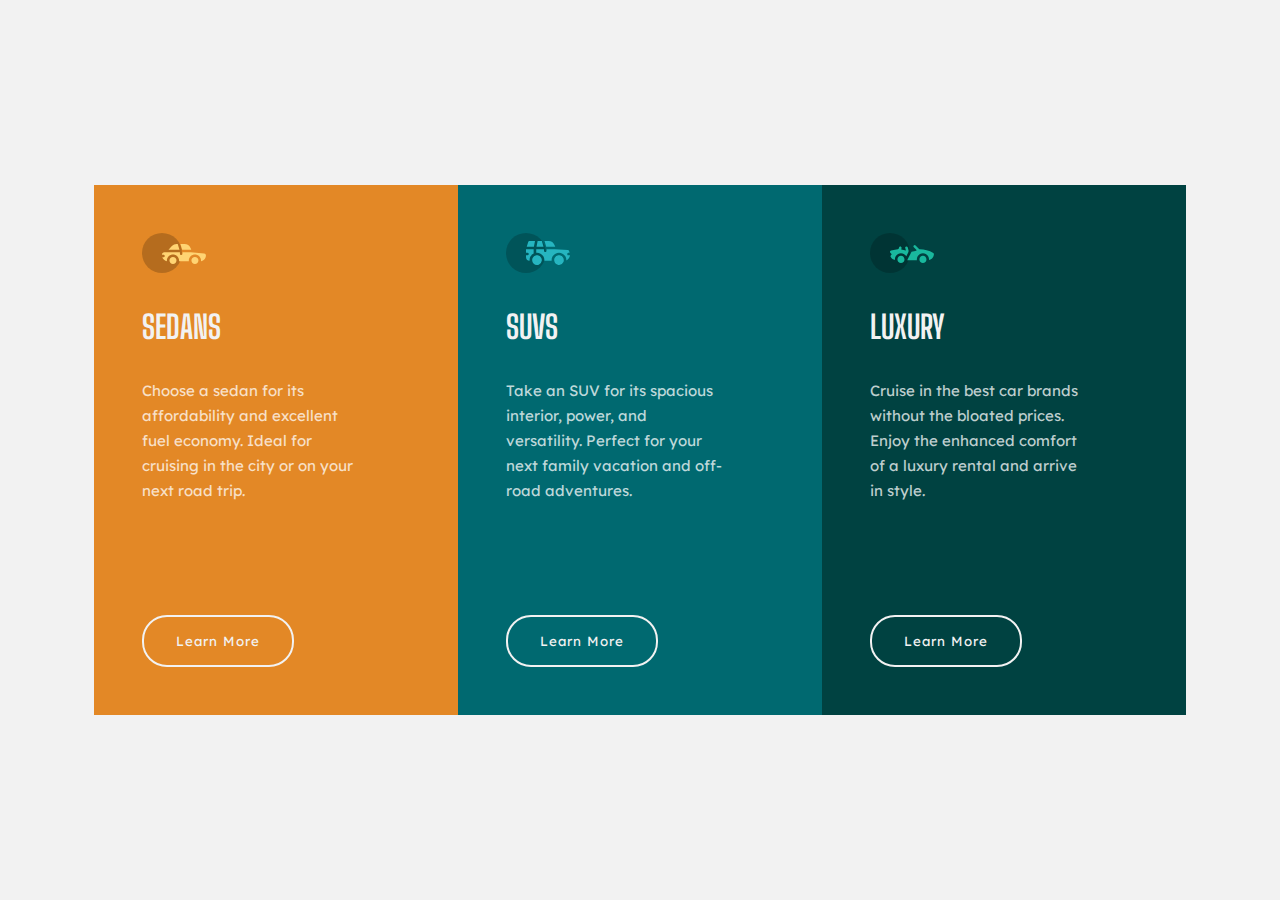
<file: 3-column-preview-card-component-main/index.html>
<!DOCTYPE html>
<html lang="en">
<head>
  <meta charset="UTF-8">
  <meta name="viewport" content="width=device-width, initial-scale=1.0"> <!-- displays site properly based on user's device -->
<link rel="stylesheet" href="style.css">
  <link rel="icon" type="image/png" sizes="32x32" href="./images/favicon-32x32.png">
  <link rel="preconnect" href="https://fonts.googleapis.com">
<link rel="preconnect" href="https://fonts.gstatic.com" crossorigin>
<link href="https://fonts.googleapis.com/css2?family=Big+Shoulders+Display:wght@700&family=Lexend+Deca&display=swap" rel="stylesheet">
  
  <title>Frontend Mentor | 3-column preview card component</title>

</head>
<body>
  <section class="content">
    <article class="card card-one">
      <img src="images/icon-sedans.svg" alt="icon">
      <h2>Sedans</h2>
      <p>Choose a sedan for its affordability and excellent fuel economy. Ideal for cruising in the city 
        or on your next road trip.</p>
        <button class="button-one">Learn More</button>
    </article>

    <article class="card card-two">
      <img src="images/icon-suvs.svg" alt="icon">
      <h2>SUVs</h2>
      <p>Take an SUV for its spacious interior, power, and versatility. Perfect for your next family vacation 
        and off-road adventures.</p>
        <button class="button-two">Learn More</button>
    </article>

    <article class="card card-three">
      <img src="images/icon-luxury.svg" alt="icon">
      <h2>Luxury</h2>
      <p>Cruise in the best car brands without the bloated prices. Enjoy the enhanced comfort of a luxury 
        rental and arrive in style.</p>
        <button class="button-three">Learn More</button>
    </article>

</body>
</html>
</file>
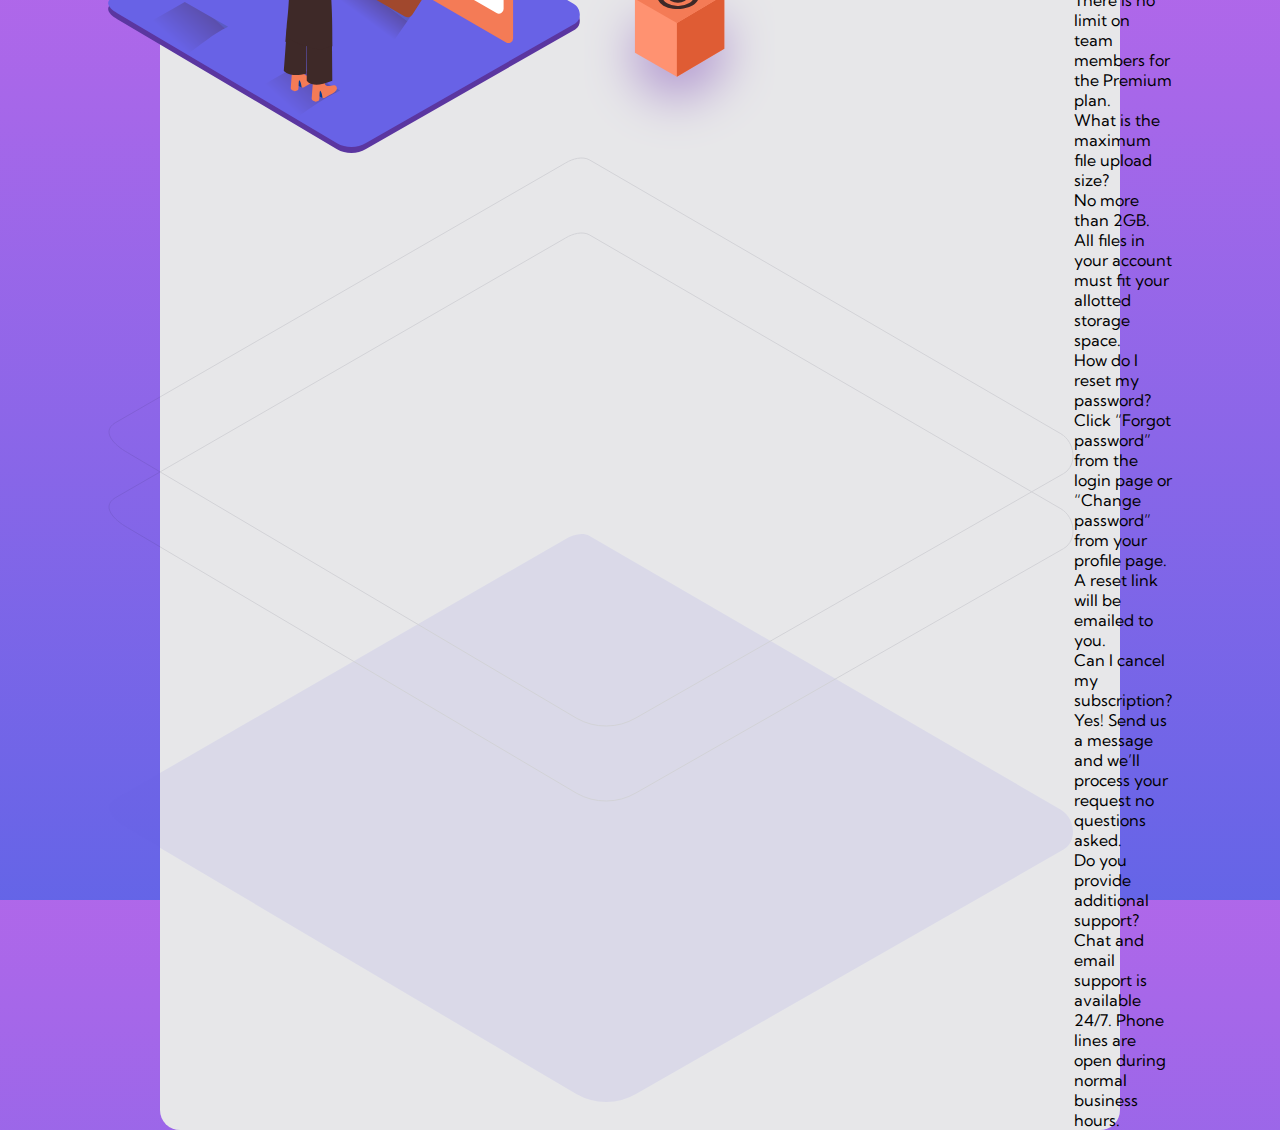
<file: faq-accordion-card-main/index.html>
<!DOCTYPE html>
<html lang="en">
<head>
  <meta charset="UTF-8">
  <meta name="viewport" content="width=device-width, initial-scale=1.0"> <!-- displays site properly based on user's device -->

  <link rel="icon" type="image/png" sizes="32x32" href="./images/favicon-32x32.png">
  <link rel="stylesheet" href="style.css">
  <link rel="preconnect" href="https://fonts.googleapis.com">
<link rel="preconnect" href="https://fonts.gstatic.com" crossorigin>
<link href="https://fonts.googleapis.com/css2?family=Kumbh+Sans:wght@400;700&display=swap" rel="stylesheet">
  <title>Frontend Mentor | FAQ Accordion Card</title>

</head>
<body>
  <div class="card">
    <div class="photos">
      <img class="icon-1" src="images/illustration-woman-online-desktop.svg" alt="">
      <img src="images/illustration-box-desktop.svg" alt="">
      <img src="images/bg-pattern-desktop.svg" alt="">
    </div>
    <div class="card-questions">
      <h1>FAQ</h1>
      <div class="question"><p>How many team members can I invite?</p>
        <div class="answer"><p>You can invite up to 2 additional users on the Free plan. There is no limit on 
          team members for the Premium plan.</p></div>
      </div>
      <div class="question"><p>What is the maximum file upload size?</p>
        <div class="answer"><p>No more than 2GB. All files in your account must fit your allotted storage space.</p></div>
      </div>
      <div class="question"><p>How do I reset my password?</p>
        <div class="answer"><p>Click “Forgot password” from the login page or “Change password” from your profile page.
          A reset link will be emailed to you.</p></div>
      </div>
      <div class="question"><p> Can I cancel my subscription?</p>
        <div class="answer"><p>Yes! Send us a message and we’ll process your request no questions asked.</p></div>
      </div>
      <div class="question"><p>Do you provide additional support?</p>
        <div class="answer"><p>Chat and email support is available 24/7. Phone lines are open during normal business hours.</p></div>
      </div>
    </div>
  </div>
</body>
</html>
</file>
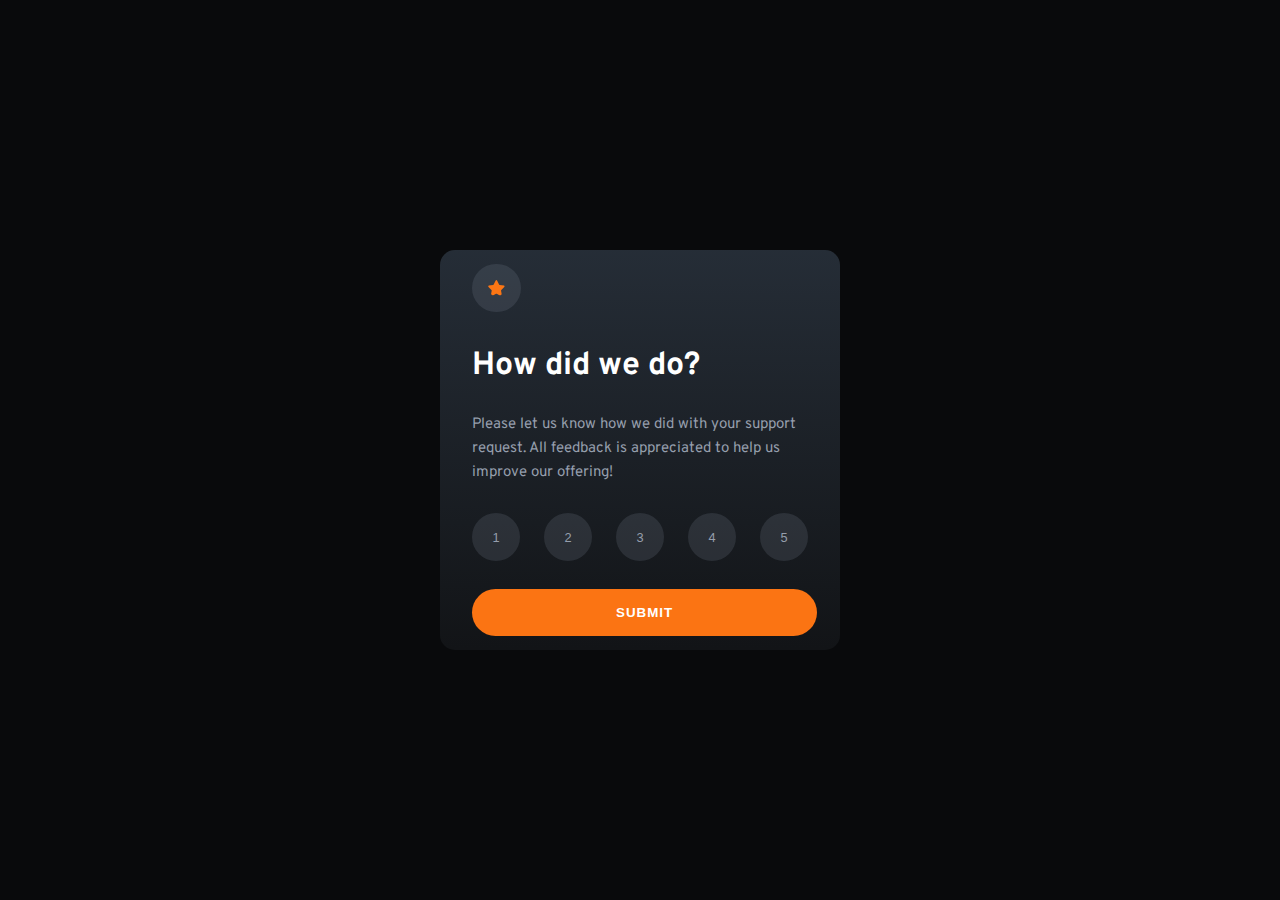
<file: interactive-rating-component-main/index.html>
<!DOCTYPE html>
<html lang="en">
<head>
  <meta charset="UTF-8">
  <meta name="viewport" content="width=device-width, initial-scale=1.0"> <!-- displays site properly based on user's device -->
  <link rel="icon" type="image/png" sizes="32x32" href="./images/favicon-32x32.png">
  <link rel="stylesheet" href="style.css">
  <link rel="preconnect" href="https://fonts.googleapis.com">
<link rel="preconnect" href="https://fonts.gstatic.com" crossorigin>
<link href="https://fonts.googleapis.com/css2?family=Overpass:wght@400;700&display=swap" rel="stylesheet">
  
  <title>Frontend Mentor | Interactive rating component</title>



</head>
<body>
<section class="content-one">
  <div class="card">
    <div class="card-content">
    <div><img class="icon" src="images/icon-star.svg" alt="icon-star"></div>
    <div class="title"><h2>How did we do?</h2></div>
    <div class="description">  Please let us know how we did with your support request. All feedback is appreciated 
      to help us improve our offering!</div>
      <div class="rating-container">
        <ul>
          <li class="rating"><button class="rating-btn">1</button></li>
      <li class="rating"><button class="rating-btn">2</button></li>
      <li class="rating"><button class="rating-btn">3</button></li>
      <li class="rating"><button class="rating-btn">4</button></li>
      <li class="rating"><button class="rating-btn">5</button></li>
    </ul></div>
      <div class="button"><button class="cta" id="submit">Submit</button></div>
    </div>
  </div>
</section>
<section class="content-two hidden">
  <div class="card">
    <div class="card-two-content">
<div><img src="images/illustration-thank-you.svg" alt="ilustriation"></div>
<div class="effect">You selected <span id="rating-number">5</span> out of 5</div>
<h2>Thank you!</h2>
<p>We appreciate you taking the time to give a rating. If you ever need more support, 
  don’t hesitate to get in touch!</p>
    </div>
  </div>
</section>
<script src="index.js">
</script>
</body>
</html>
</file>
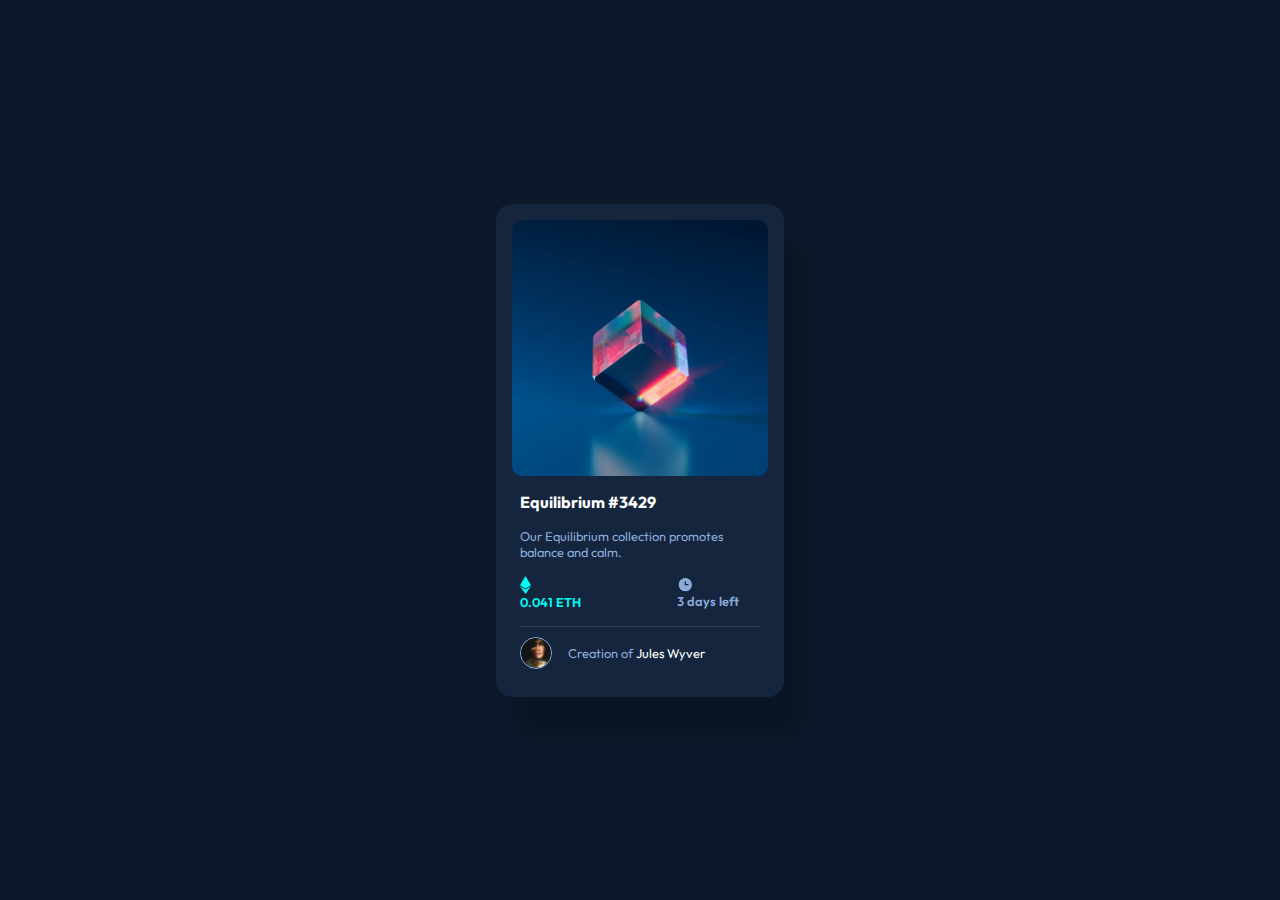
<file: nft-preview-card-component-main/index.html>
<!DOCTYPE html>
<html lang="en">
<head>
  <meta charset="UTF-8">
  <meta name="viewport" content="width=device-width, initial-scale=1.0"> <!-- displays site properly based on user's device -->

  <link rel="icon" type="image/png" sizes="32x32" href="./images/favicon-32x32.png">
  <link rel="stylesheet" href="style.css">
  <title>Frontend Mentor | NFT preview card component</title>
  <link rel="preconnect" href="https://fonts.googleapis.com">
<link rel="preconnect" href="https://fonts.gstatic.com" crossorigin>
<link href="https://fonts.googleapis.com/css2?family=Outfit:wght@300;400;600&display=swap" rel="stylesheet">
</head>
<body>
<section class="card">
<div class="photos">
  <img src="images/image-equilibrium.jpg" class="photo" alt="image">
  <div class="overlay"></div>
        <img src="images/icon-view.svg" alt="view icon" class="view">
</div>

  
  <div class="text">
  <a href="" class="href"><h1>Equilibrium #3429</h1></a>
  <p class="description"> Our Equilibrium collection promotes balance and calm.</p>
    <div class="with-icons">
      <div class="inside1"><img class="icons-inside" src="images/icon-ethereum.svg" alt="icon">0.041 ETH</div>
      <div class="inside2"><img class="icons-inside"  src="images/icon-clock.svg" alt="icon-clock"><p>3 days left</p></div>
    </div>
    <div class="author">
      <img src="images/image-avatar.png" alt="avatar"> <p>Creation of <a href="" class="href">Jules Wyver</a></p>
    </div>
  </div>

</section>
  
  
  


</body>
</html>
</file>
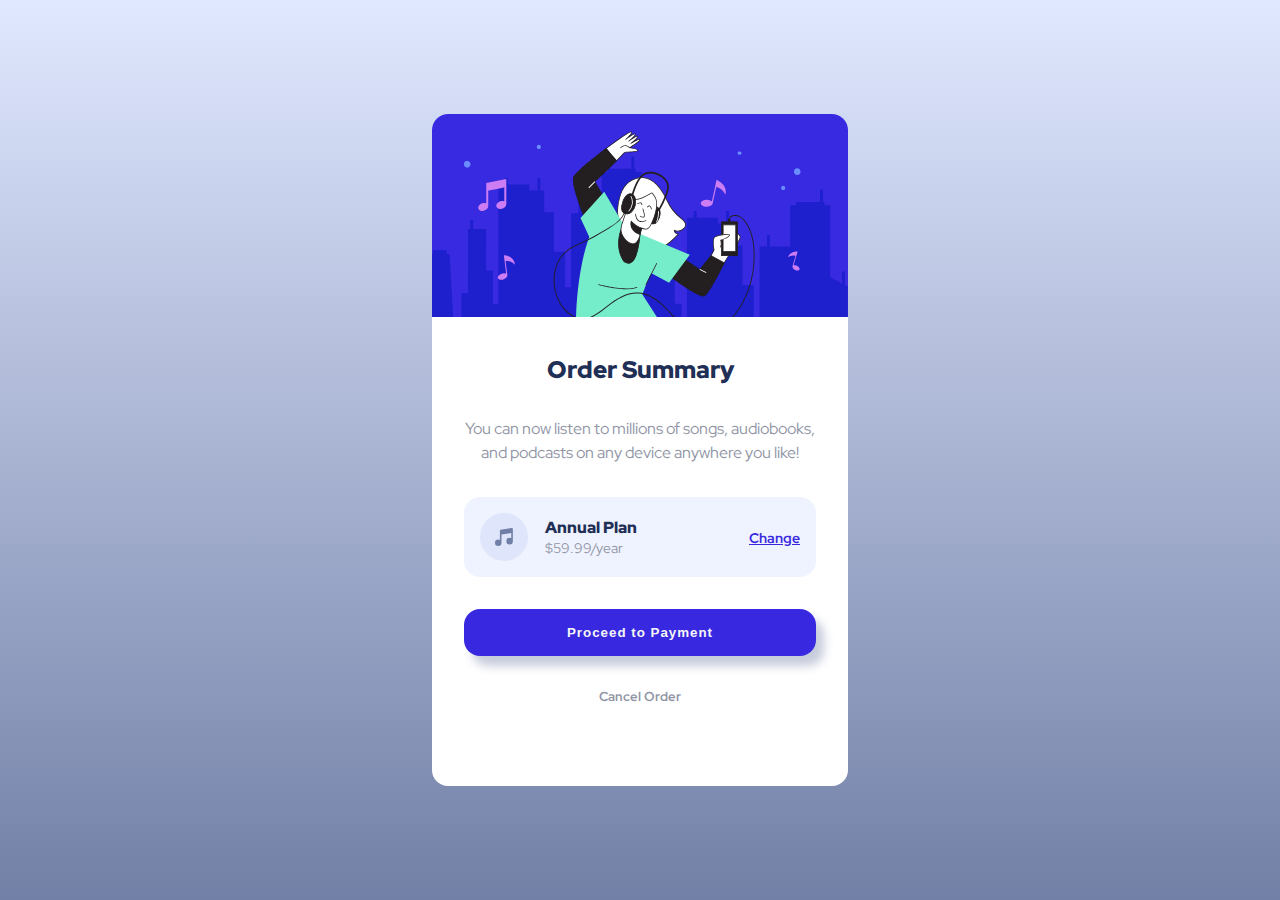
<file: order-summary-component-main/index.html>
<!DOCTYPE html>
<html lang="en">
<head>
  <meta charset="UTF-8">
  <meta name="viewport" content="width=device-width, initial-scale=1.0"> <!-- displays site properly based on user's device -->
<link rel="stylesheet" href="style.css">
  <link rel="icon" type="image/png" sizes="32x32" href="./images/favicon-32x32.png">
  <link rel="preconnect" href="https://fonts.googleapis.com">
<link rel="preconnect" href="https://fonts.gstatic.com" crossorigin>
<link href="https://fonts.googleapis.com/css2?family=Red+Hat+Display:wght@500;700;900&display=swap" rel="stylesheet">
  <title>Frontend Mentor | Order summary card</title>
</head>
<body>
<div class="card">
  <div class="ilustration"><img src="images/illustration-hero.svg" alt="ilustration"></div>
  <div class="text">
  <h2>Order Summary</h2>
  <p class="description">You can now listen to millions of songs, audiobooks, and podcasts on any 
    device anywhere you like!
  </p>
  <div class="plan">
    <img src="images/icon-music.svg" alt="music-icon">
    <div class="plan-name-price"><p class="plan-name">Annual Plan</p><p class="plan-price">$59.99/year</p></div>
    <a href="" class="change">Change</a>
  </div>
  <button>Proceed to Payment</button>
  <a href="" class="cancel">Cancel Order</a>
</div>
</div>
  
  

</body>
</html>
</file>
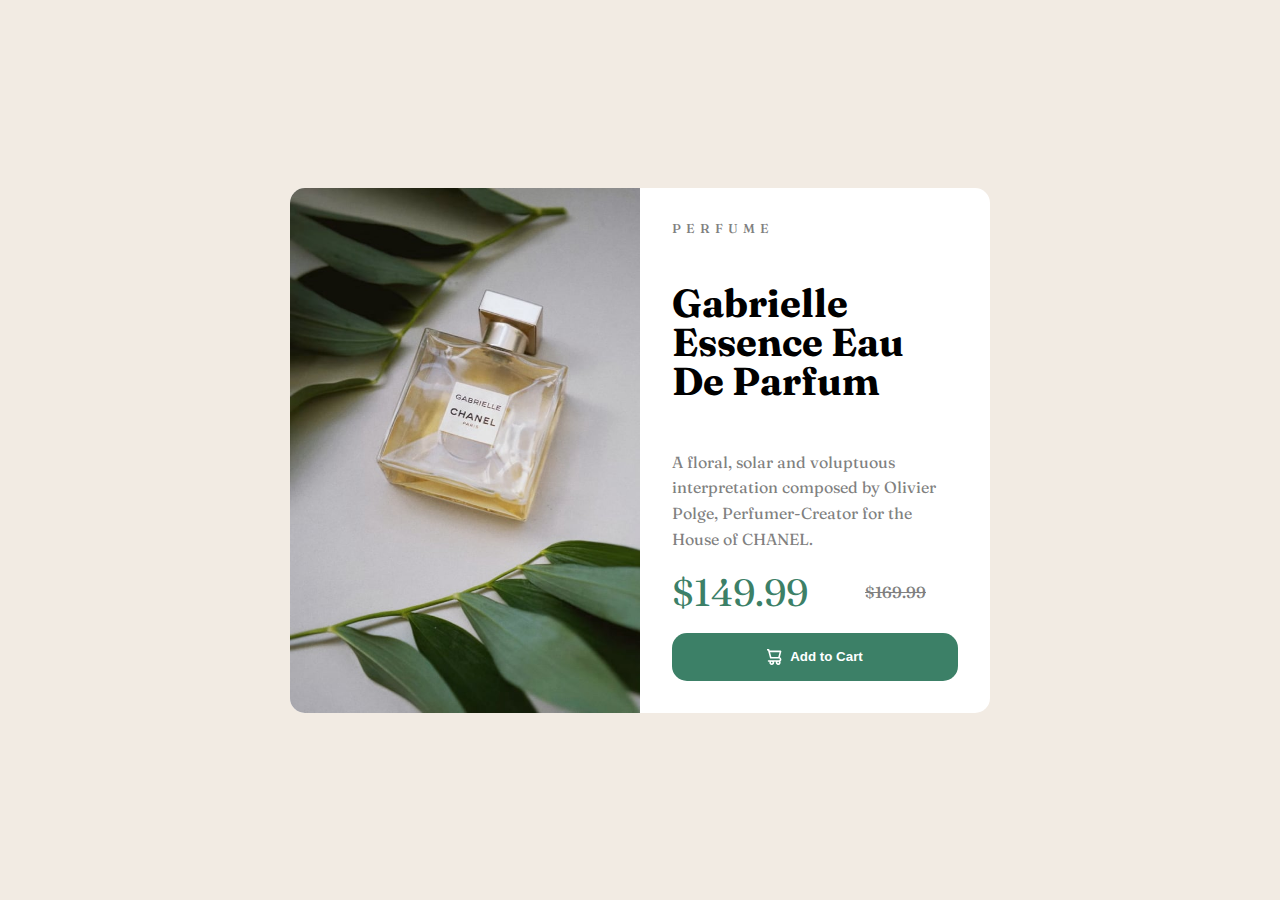
<file: product-preview-card-component-main/index.html>
<!DOCTYPE html>
<html lang="en">
<head>
  <meta charset="UTF-8">
  <meta name="viewport" content="width=device-width, initial-scale=1.0"> <!-- displays site properly based on user's device -->

  <link rel="icon" type="image/png" sizes="32x32" href="./images/favicon-32x32.png">
  <link rel="stylesheet" href="style.css">
  <link rel="preconnect" href="https://fonts.googleapis.com">
<link rel="preconnect" href="https://fonts.gstatic.com" crossorigin>
<link href="https://fonts.googleapis.com/css2?family=Fraunces:opsz,wght@9..144,700&display=swap" rel="stylesheet">
  <title>Frontend Mentor | Product preview card component</title>


</head>
<body>
<section class="container">
  <div class="grid">
  <div class="photo">
    <img class="photo-img" src="images/image-product-desktop.jpg" alt="">
  </div>
  <div class="text">
    <p class="header">Perfume</p>
    <h2>Gabrielle Essence Eau De Parfum</h2>
    <p class="description">  A floral, solar and voluptuous interpretation composed by Olivier Polge, 
      Perfumer-Creator for the House of CHANEL.
    </p>
    <div class="prices">
      <p class="price-one">$149.99</p>
      <p class="price-two">$169.99</p>
    </div>
    <button class="cta"><img src="images/icon-cart.svg" alt="">Add to Cart</button>
  </div>
</div>
</section>
  
</body>
</html>
</file>
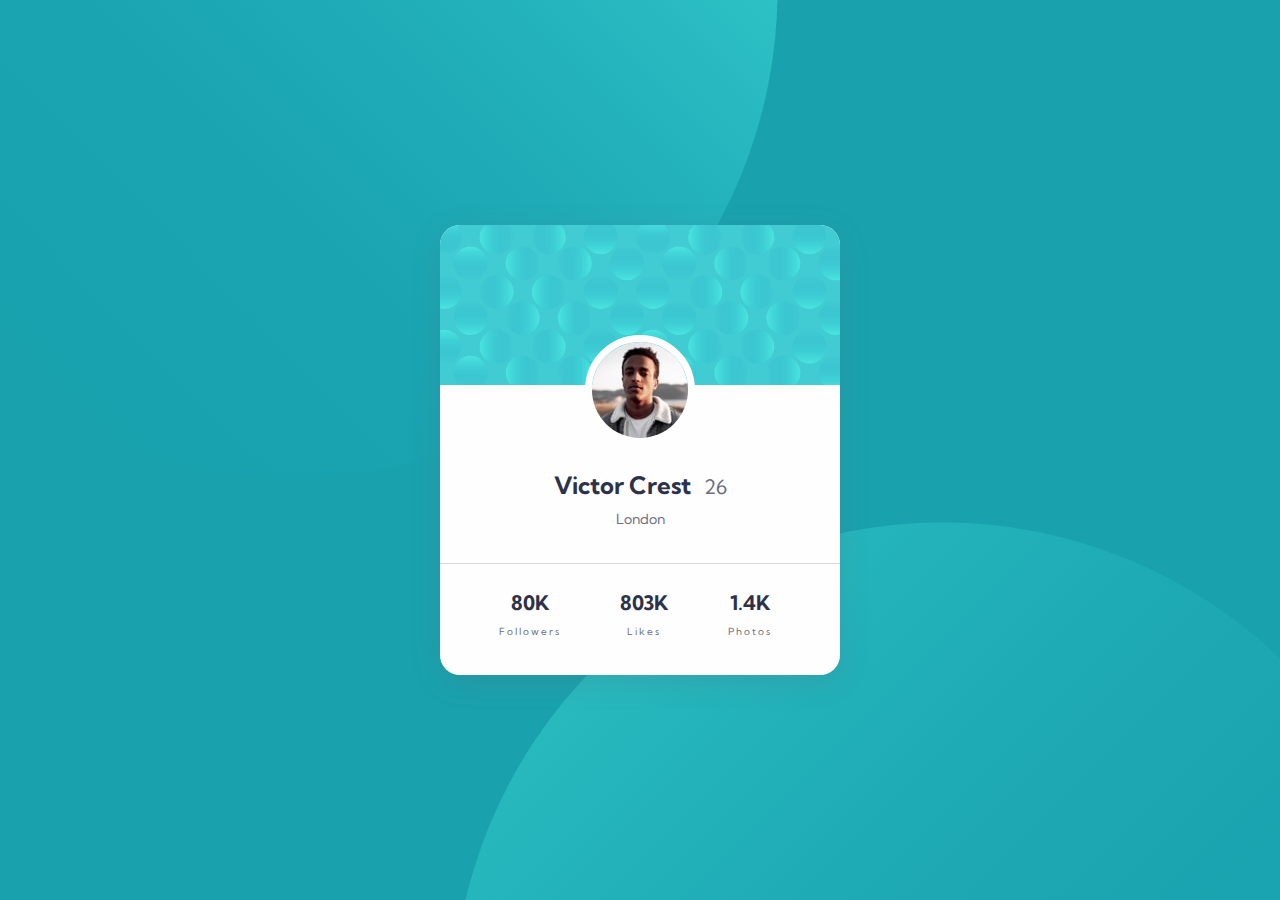
<file: profile-card-component-main/index.html>
<!DOCTYPE html>
<html lang="en">
<head>
  <meta charset="UTF-8">
  <meta name="viewport" content="width=device-width, initial-scale=1.0"> <!-- displays site properly based on user's device -->

  <link rel="icon" type="image/png" sizes="32x32" href="./images/favicon-32x32.png">
  <link rel="stylesheet" href="style.css">
  <link rel="preconnect" href="https://fonts.googleapis.com">
  <link rel="preconnect" href="https://fonts.gstatic.com" crossorigin>
  <link href="https://fonts.googleapis.com/css2?family=Kumbh+Sans:wght@400;700&display=swap" rel="stylesheet">
  <title>Frontend Mentor | Profile card component</title>
</head>
<body>
  <div class="card">
    <div class="card-header">
      <img src="images/bg-pattern-card.svg" alt="">
    </div>
    <div class="card-content"> 
      <img src="images/image-victor.jpg" alt="">
      <p>Victor Crest<span> 26</span></p>
      <p>London</p></div>
      <div class="card-footer">
        <div class="footer-item">
          <p class="status">80K</p>
          <small class="item-name">Followers</small>
        </div>
        <div class="footer-item">
          <p class="status">803K</p>
          <small class="item-name">Likes</small>
        </div>
        <div class="footer-item">
          <p class="status">1.4K</p>
          <small class="item-name">Photos</p>
        </div>
      </div>
  </div>
</body>
</html>
</file>
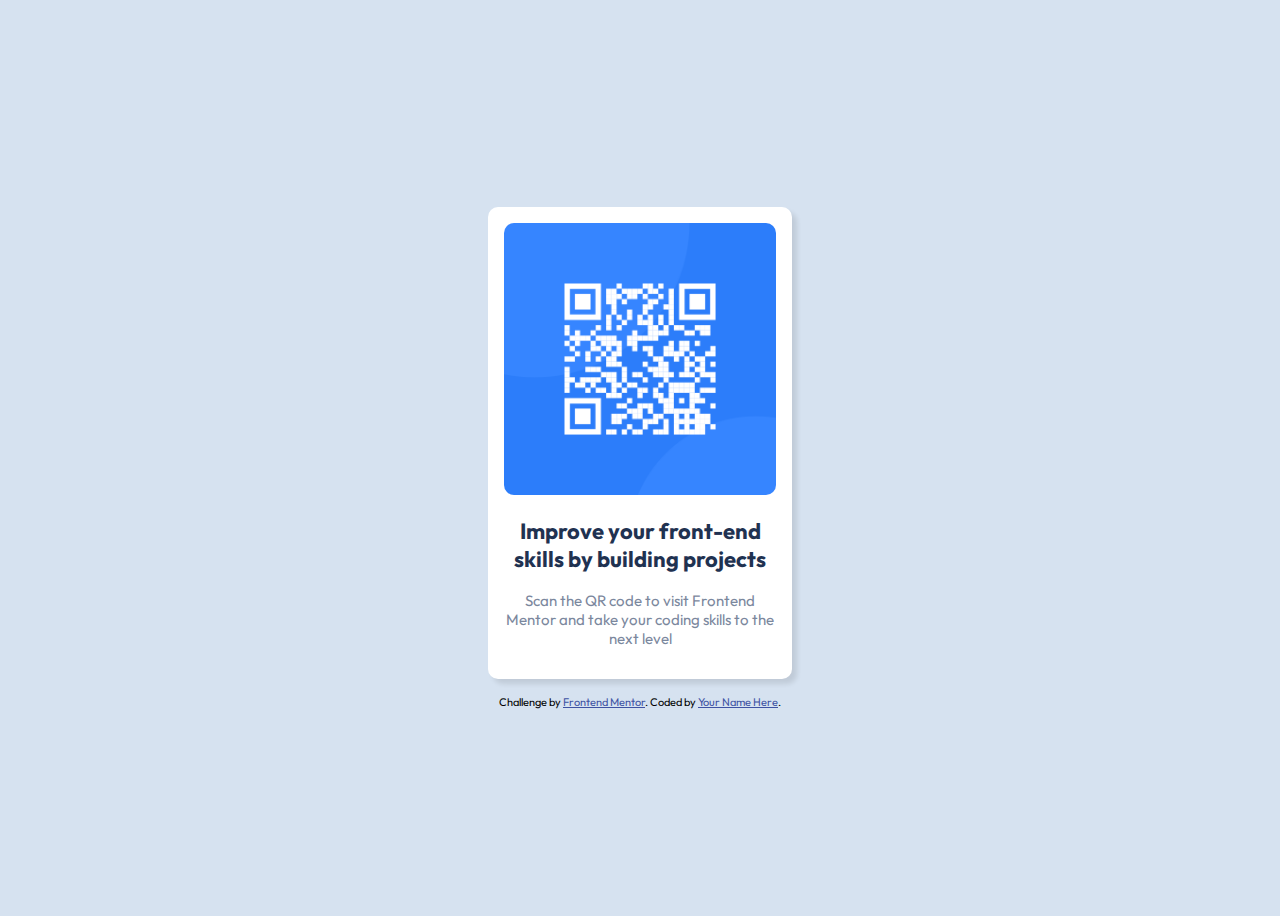
<file: qr-code-component-main/index.html>
<!DOCTYPE html>
<html lang="en">
<head>
  <meta charset="UTF-8">
  <meta name="viewport" content="width=device-width, initial-scale=1.0"> <!-- displays site properly based on user's device -->

  <link rel="icon" type="image/png" sizes="32x32" href="./images/favicon-32x32.png">
  <link rel="stylesheet" href="style.css">
  <link rel="preconnect" href="https://fonts.googleapis.com">
<link rel="preconnect" href="https://fonts.gstatic.com" crossorigin>
<link href="https://fonts.googleapis.com/css2?family=Outfit&display=swap" rel="stylesheet">
  
  <title>Frontend Mentor | QR code component</title>


</head>
<body>
<section class="container">
  <img src="images/image-qr-code.png" alt="">
  <h2>Improve your front-end skills by building projects</h2>
  <p>Scan the QR code to visit Frontend Mentor and take your coding skills to the next level</p>
</section>
  
  <div class="attribution">
    Challenge by <a href="https://www.frontendmentor.io?ref=challenge" target="_blank">Frontend Mentor</a>. 
    Coded by <a href="#">Your Name Here</a>.
  </div>
</body>
</html>
</file>
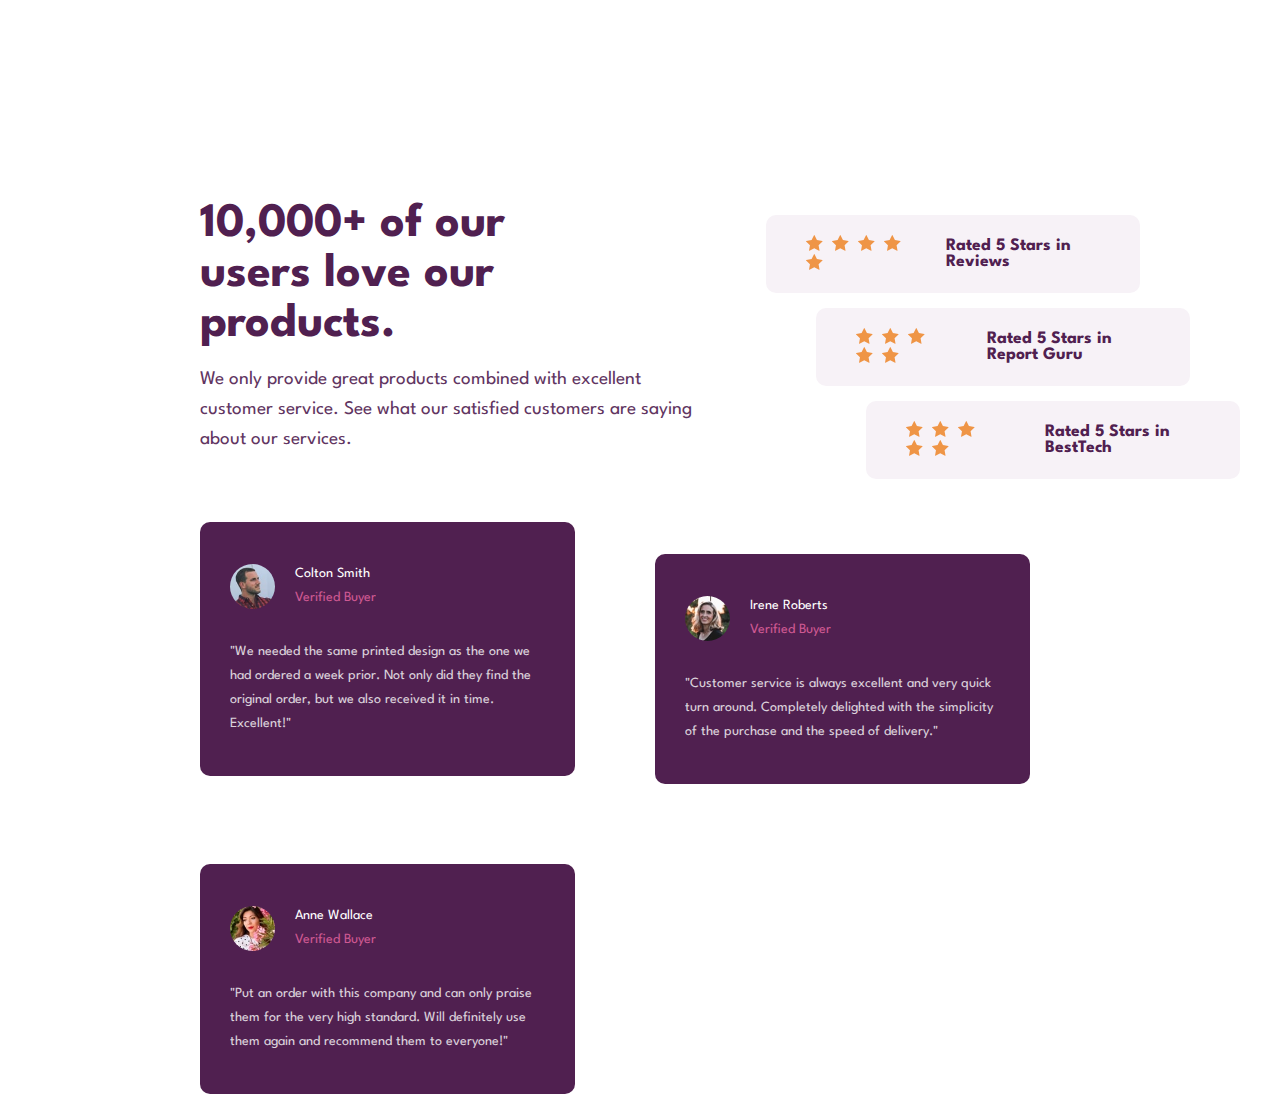
<file: social-proof-section-master/index.html>
<!DOCTYPE html>
<html lang="en">
  <head>
    <meta charset="UTF-8" />
    <meta name="viewport" content="width=device-width, initial-scale=1.0" />
    <!-- displays site properly based on user's device -->

    <link
      rel="icon"
      type="image/png"
      sizes="32x32"
      href="./images/favicon-32x32.png"
    />
    <link rel="stylesheet" href="style.css">
    <link rel="preconnect" href="https://fonts.googleapis.com">
    <link rel="preconnect" href="https://fonts.gstatic.com" crossorigin>
    <link href="https://fonts.googleapis.com/css2?family=League+Spartan:wght@400;500;700&display=swap" rel="stylesheet">
    
    <title>Frontend Mentor | Social proof section</title>

    
  </head>
  <body>
    <div class="all">
    <header>
      <div class="content">
        <h1>10,000+ of our users love our products.</h1>
        <p>
          We only provide great products combined with excellent customer service.
      See what our satisfied customers are saying about our services.
        </p>
      </div>

      <div class="ratings">
        <div class="rating">
          <div class="stars">
            <img src="./images/icon-star.svg" alt="">
            <img src="./images/icon-star.svg" alt="">
            <img src="./images/icon-star.svg" alt="">
            <img src="./images/icon-star.svg" alt="">
            <img src="./images/icon-star.svg" alt="">
          </div>
          <h3>Rated 5 Stars in Reviews</h3>
        </div>

        <div class="rating rating-2">
          <div class="stars">
            <img src="./images/icon-star.svg" alt="">
            <img src="./images/icon-star.svg" alt="">
            <img src="./images/icon-star.svg" alt="">
            <img src="./images/icon-star.svg" alt="">
            <img src="./images/icon-star.svg" alt="">
          </div>
          <h3>Rated 5 Stars in Report Guru</h3>
        </div>

        <div class="rating rating-3">
          <div class="stars">
            <img src="./images/icon-star.svg" alt="">
            <img src="./images/icon-star.svg" alt="">
            <img src="./images/icon-star.svg" alt="">
            <img src="./images/icon-star.svg" alt="">
            <img src="./images/icon-star.svg" alt="">
          </div>
          <h3>Rated 5 Stars in BestTech</h3>
        </div>
      </div>
    </header>
    

    
    <main>
      <div class="card">
        <div class="about">
          <img src="./images/image-colton.jpg" alt="">
          <div >
            <p class="name">Colton Smith </p>
            <p class="tag">Verified Buyer</p>
          </div>
        </div>
        <p>
          "We needed the same printed design as the one we had ordered a week prior.
    Not only did they find the original order, but we also received it in time.
    Excellent!"
        </p>
      </div>

      <div class="card card-2">
        <div class="about">
          <img src="./images/image-irene.jpg" alt="">
          <div >
            <p class="name">Irene Roberts</p>
            <p class="tag">Verified Buyer</p>
          </div>
        </div>
        <p>
          "Customer service is always excellent and very quick turn around. Completely
    delighted with the simplicity of the purchase and the speed of delivery."
        </p>
      </div>
      <div class="card card-3">
        <div class="about">
          <img src="./images/image-anne.jpg" alt="">
          <div >
            <p class="name">Anne Wallace</p>
            <p class="tag">Verified Buyer</p>
          </div>
        </div>
        <p>
          "Put an order with this company and can only praise them for the very high
    standard. Will definitely use them again and recommend them to everyone!"
        </p>
      </div>
    </main>
  </div>
  </body>
</html>
</file>
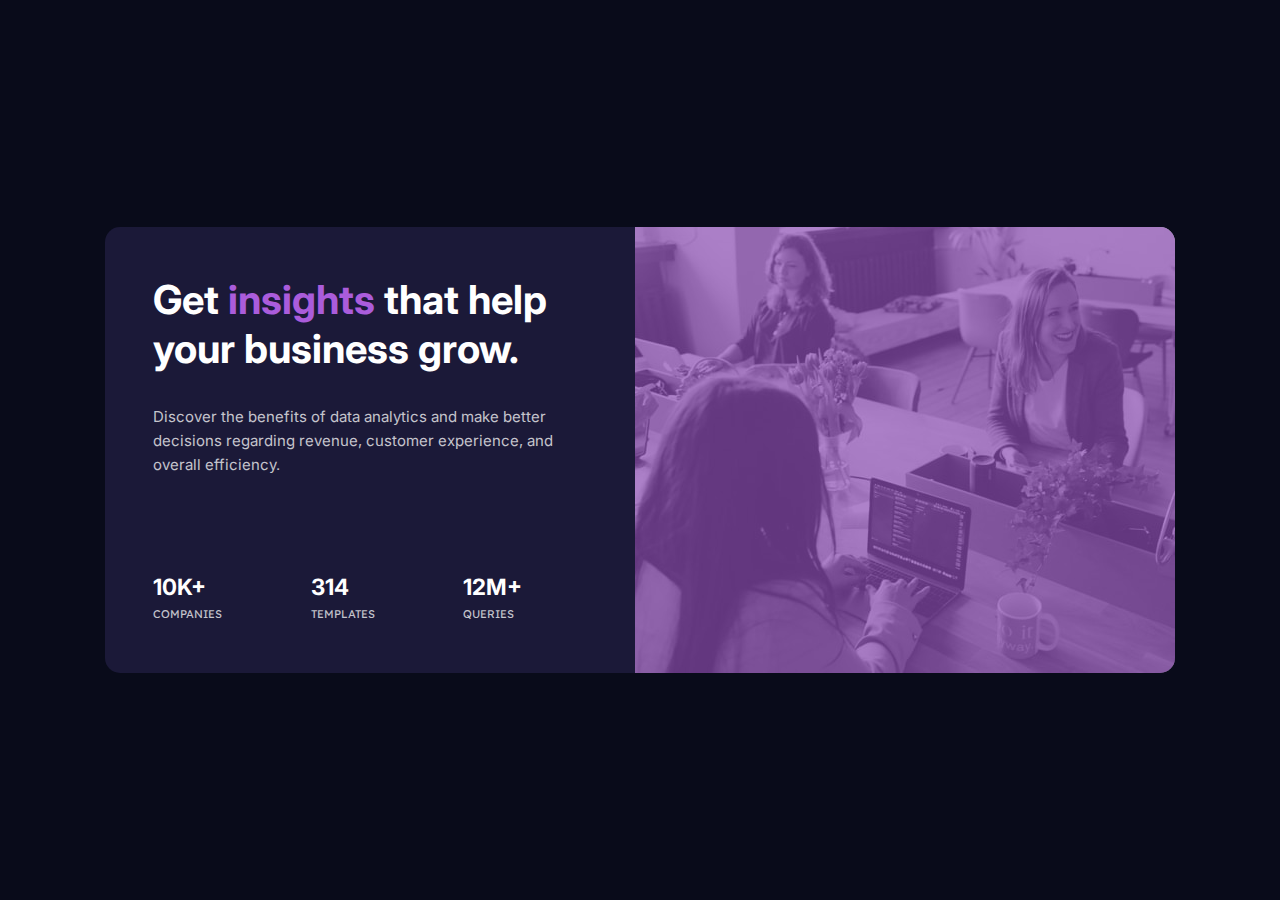
<file: stats-preview-card-component-main/index.html>
<!DOCTYPE html>
<html lang="en">
<head>
  <meta charset="UTF-8">
  <meta name="viewport" content="width=device-width, initial-scale=1.0"> <!-- displays site properly based on user's device -->

  <link rel="icon" type="image/png" sizes="32x32" href="./images/favicon-32x32.png">
  <link rel="preconnect" href="https://fonts.googleapis.com">
  <link rel="stylesheet" href="style.css">
<link rel="preconnect" href="https://fonts.gstatic.com" crossorigin>
<link href="https://fonts.googleapis.com/css2?family=Inter:wght@400;700&family=Lexend+Deca&display=swap" rel="stylesheet">
  <title>Frontend Mentor | Stats preview card component</title>

  
</head>
<body>
  <section class="container">
    <div class="card">
      <div class="text">
        <h1>Get <span>insights</span> that help your business grow.</h1>
    <p>Discover the benefits of data analytics and make better decisions regarding revenue, customer 
      experience, and overall efficiency.</p>
        
      <div class="numbers">
        <div class="number"><h2>10k+</h2><p class="stats">companies</p></div>
        <div class="number"><h2>314</h2><p class="stats">templates</p></div>
        <div class="number"><h2>12m+</h2><p class="stats">queries</p></div>
      </div>
    </div>
    <div class="card picture">
      <img src="images/image-header-desktop.jpg" alt="">
      <div class="overlay"></div>
    </div>
      
    </div>
  </section>


</body>
</html>
</file>
<file: 3-column-preview-card-component-main/style.css>
* {
    margin: 0;
    padding: 0;
    box-sizing: border-box;
}


body {
    background: hsl(0, 0%, 95%);
    font-family: 'Big Shoulders Display', cursive, 'Lexend Deca', sans-serif;
    display: flex;
    justify-content: center;
    align-items: center;
    min-height: 100vh;
    font-size: 15px
}

.content {
    display: flex;
    justify-content: center;
    align-items: center;
    max-width: 75%;
}

.card {
    padding: 3rem;
}

.card-one {
    background:hsl(31, 77%, 52%);
}

.card-two {
    background:hsl(184, 100%, 22%);
}

.card-three {
    background:hsl(179, 100%, 13%);
}

h2 {
    color: hsl(0, 0%, 95%);
    font-size: 2rem;
    text-transform: uppercase;
    margin-top: 2rem;
    margin-bottom: 2rem;
}

p {
    font-family: 'Lexend Deca';
    color:hsla(0, 0%, 100%, 0.75);
    line-height: 25px;
    margin-bottom: 7rem;
    margin-right: 3rem;
    inline-size: 220px; 
} 
 button {
background-color: transparent;
border: none; 
text-decoration: none;
color: hsl(0, 0%, 95%);
font-family: 'Lexend Deca';
letter-spacing: 1px;
padding: 1rem 2rem;
border: 2px solid hsl(0, 0%, 95%);
border-radius: 25px;
cursor: pointer;} 


.button-one:hover {
    background: hsl(0, 0%, 95%);
    color:hsl(31, 77%, 52%);
}

.button-two:hover{
    background: hsl(0, 0%, 95%);
    color:hsl(184, 100%, 22%);
}

.button-three:hover{
    background: hsl(0, 0%, 95%);
    color:hsl(179, 100%, 13%);
}

@media only screen and (max-width: 844px) {
    body {
      display: flex;
      width: 100%;
      overflow: scroll;
      flex-wrap: wrap;
    }
  
    .content {
      padding: 50px 0;
      flex-direction: column;
    }
  
    .card-one {
      border-radius: 7px 7px 0 0;
    }
  
    .card-three {
      border-radius: 0 0 7px 7px;
    }
  
    p {
      font-size: 0.77rem;
    }
}
</file>
<file: faq-accordion-card-main/style.css>
* {
    margin: 0;
    padding: 0;
}

body {
    font-family: 'Kumbh Sans', sans-serif;
    height: 100vh;
    background: linear-gradient(hsl(273, 75%, 66%), hsl(240, 73%, 65%));
    display: flex;
    justify-content: center;
    align-items: center;
}



.card {
    display: flex;
    justify-content: center;
    align-items: center;
    background: hsl(240, 5%, 91%);
    border-radius: 20px;
max-width: 75%;
}
</file>
<file: interactive-rating-component-main/style.css>
* {
    margin: 0;
    padding: 0;
    box-sizing: border-box;
}

body {
    font-family: 'Overpass', sans-serif;
    background: hsl(220, 14%, 4%);
    min-height: 100vh;
    display: flex;
    justify-content: center;
    align-items: center;
    font-size: 15px;
}

.card {
background: linear-gradient(hsl(213, 19%, 18%), hsl(216, 12%, 8%));
height: 25rem;
width: 25rem;
border-radius: 15px;
color: hsl(217, 12%, 63%);
}

.card-content {
height: 100%;
padding: 0 2rem;
display: flex;
flex-direction: column;
justify-content: space-around;
}

h2 {
    color: #fff;
    font-size: 2rem;
}

.description {
    line-height: 1.5rem;
}

ul {
    list-style: none;
    display: flex;
    justify-content: space-between;
}
    
.rating-btn {
    background-color: rgba(124, 135, 152, 0.2);
    width: 3rem;
    height: 3rem;
    color: hsl(217, 12%, 63%);
    border:none;
    font-size: 0.8rem;
    cursor: pointer;
    padding: 1rem;
    border-radius: 25px;
    transition: all 0.5s ease-in-out;
}

.rating-btn:hover {
    background-color: hsl(25, 97%, 53%);
    color: #fff;
}


.cta {
    background: hsl(25, 97%, 53%);
    padding: 1rem 9rem;
    border-radius: 25px;
    border: none;
    color: #fff;
    text-transform: uppercase;
font-weight: bold;
    letter-spacing: 1px;
    cursor: pointer;
    transition: all 0.5s ease;
}

.cta:hover {
    background-color: rgba(124, 135, 152, 0.2);
    color: hsl(25, 97%, 53%);
}

.icon {
    background-color: rgba(124, 135, 152, 0.2);
    padding: 1rem;
    border-radius: 25px;
}


.card-two-content {
    height: 100%;
    padding: 2rem;
    display: flex;
    flex-direction: column;
    justify-content: space-around;
    align-items: center;
}

.effect {
    color: hsl(25, 97%, 53%);
    background-color: rgba(124, 135, 152, 0.2);
    font-size: 0.8rem;
    padding: 0.8rem;
    border-radius: 25px;;
    margin-top: 1rem;

}

.card-two-content p {
    text-align: center;
    line-height: 1.6rem;
     
    margin-bottom: 1rem;
 }

 .card-two-content h2 {
    margin-top: 2rem;
 }

.hidden {
    display: none;
}


@media only screen and (max-width: 375px) {
    .card {
    width: 75vh;
    }
    
}
</file>
<file: nft-preview-card-component-main/style.css>
* {
margin: 0;
padding: 0;
box-sizing: border-box;
}

body {
    font-family: 'Outfit', sans-serif;
    background: hsl(217, 54%, 11%);
    display: flex;
    flex-direction: column;
    justify-content: center;
    align-items: center;
    height: 100vh;
    font-size: 18px;
}

.card {
background: hsl(216, 50%, 16%);
width: 18rem;
display: flex;
flex-direction: column;
justify-content: space-between;
align-items: center;
padding: 1rem;
border-radius: 1rem;
box-shadow: 20px 40px 20px rgba(0, 0, 0, 0.2);
color: hsl(0, 0%, 100%);
}

.photos{
    position: relative;
    margin: 0 auto;
    width: 100%;
    max-width: 300px;
}

.photo {
    display: block;
    max-width: 300px;
    width: 100%;
    height: auto;
    border-radius: 10px;
    cursor: pointer;
}

.overlay {
    position: absolute;
    top: 0;
    bottom: 0;
    left: 0;
    right: 0;
    height: 100%;
    width: 100%;
    opacity: 0;
    background-color: hsl(178, 100%, 50%);
    border-radius: 10px;
}

.view {
    position: absolute;
    top: 50%;
    left: 50%;
    transform: translate(-50%, -50%);
    text-align: center;
    display: none;
  }
  
  .photos:hover .overlay {
    opacity: 0.5;
    cursor: pointer;
  }
  
  .photos:hover .overlay + .view {
    display: block;
  }

.text {
    margin: 1rem 0.5rem;
}

h1 {
    font-size: 1rem;
}

.description {
    font-size: 0.8rem;
    padding: 1rem 0 0 0;
    color: hsl(215, 51%, 70%);
}

.with-icons {
    display: flex;
    font-size: 0.8rem;;
}

.inside1 {
    color:hsl(178, 100%, 50%);
    font-weight: 600;
    margin-top: 1rem;;
    margin-right: 2rem;
    display: flex;
    flex-wrap: wrap;
    align-items: center;
}

.inside2 {
    color:hsl(215, 51%, 70%);
    font-weight: 600;
    margin-top: 1rem;;
    margin-left: 3rem;
    display: flex;
    flex-wrap: wrap;
    align-items: center;
}

.icons-inside {
    margin-right: 0.3rem;
}

.author {
    margin-top: 1rem;
    display: flex;
    align-items: center;
    font-size: 0.8rem;
    color: hsl(215, 51%, 70%);
    border-top: 0.5px solid hsla(215, 51%, 70%, 0.2);
    padding-top: 10px;
    margin-bottom: -0.25rem;
}

.author img {
    max-width: 2rem;;
    margin-right: 1rem;
    border: 1px solid hsl(215, 51%, 70%);
    border-radius: 25px;;
}


a {
    text-decoration: none;
    color: #fff;
}

a:hover {
    color: hsl(178, 100%, 50%);
}
</file>
<file: order-summary-component-main/style.css>
* {
    margin: 0;
    padding: 0;
    box-sizing: border-box;
}


body {
    font-family: 'Red Hat Display', sans-serif;
    display: flex;
    justify-content: center;
    align-items: center;
    height: 100vh;
    background: linear-gradient(hsl(225, 100%, 94%), hsl(224, 23%, 55%))
}

.card {
width: 26rem;
height: 42rem;;
border-radius: 1rem;
background: #fff;
}

.ilustration img{
width: 26rem;
border-radius: 1rem 1rem 0 0;
}

.text {
    display: flex;
    flex-direction: column;
    align-items: center;
    justify-content: space-between;
    text-align: center;
    padding: 0 2rem;
}

.text h2 {
    padding-top: 2rem;
    font-weight: 900;
    color:hsl(223, 47%, 23%)
}

.text .description {
    padding-top: 2rem;
    color: hsl(226, 11%, 61%);
    line-height: 1.5rem;
}

.plan {
    margin-top: 2rem;
    width: 22rem;
    display: flex;
    background:hsl(225, 100%, 94%, 0.5);
    border-radius: 1rem;
    padding: 1rem;
    align-items: center;
    justify-content: space-between;
}

.plan-name-price {
    position: relative;
    left: -3rem;
    text-align: left;
}

.plan-name {
    font-weight: 900;
    color:hsl(223, 47%, 23%);
}

.plan-price {
color: hsl(226, 11%, 61%);
font-size: 0.9rem;
}

.change {
    font-size: 0.9rem;
    font-weight: 700;
    color:hsl(245, 75%, 52%);
}

button {
    background: hsl(245, 75%, 52%);
    border:none;
    border-radius: 1rem;
    margin-top: 2rem;
    width: 22rem;
    padding: 1rem;
    box-shadow: 8px 10px 10px hsl(224, 23%, 55%, 0.4);
    color: whitesmoke; 
    font-weight: 900;
    letter-spacing: 1px;
    cursor: pointer;
    transition: all 0.2s ease-in-out;
}

.cancel {
    margin-top: 2rem;
    text-decoration: none;
    font-weight: 700;
    font-size: 0.8rem;
    color:hsl(226, 11%, 61%);
}

.cancel:hover {
    color:hsl(223, 47%, 23%);
    font-weight: 900;
}

button:hover {
    background-color: hsl(245, 56%, 57%);
}

.change:hover {
    color: hsl(245, 56%, 57%);
}
</file>
<file: product-preview-card-component-main/style.css>
* {
    padding: 0;
    margin: 0;
    box-sizing: border-box;
}

body {
    background: hsl(30, 38%, 92%);
    font-family: Montserrat, 'Fraunces';
    font-size: 16px;
    min-height: 100vh;
    display: flex;
    justify-content: center;
    align-items: center;
}

.grid {
    max-width: 700px;
    display: grid;
    grid-template-columns: 1fr 1fr;
    background: hsl(0, 0%, 100%);
    border-radius: 15px;
    overflow: hidden;
}


.container {
    margin: 30px auto;
    padding: 0 30px;
}

.photo {
max-width: 700px;
}

.photo-img {
max-width: 100%;
display: inherit;
 }

.text {
    padding: 2rem;
    display: flex;
    flex-direction: column;
    justify-content: space-between;
}

.header {
    text-transform: uppercase;
    color: grey;
    letter-spacing: 5px;
    font-size: 13px;
    font-weight: 500;
    margin-bottom: 2rem;
}

h2 {
    font-family: 'Fraunces';
    font-size: 39px;
    line-height: 1em;
    margin-bottom: 2rem;
}

.description {
    color: grey;
    line-height: 1.6em;
}

.prices {
    display: flex;
    justify-content: space-between;
    align-items: center;
}

.price-one {
    font-family: 'Fraunces';
    font-size: 38px;
    color: hsl(158, 36%, 37%);
}

.price-two {
    margin-right: 2rem;
    color: grey;
    font-weight: 500;
    text-decoration: line-through;
}

.cta {
    display: flex;
    justify-content: center;
    align-items: center;
    padding: 1rem;
    background: hsl(158, 36%, 37%);
    color: white;
    font-weight: 700;
    border-radius: 15px;
    border: none;
    cursor: pointer;
}

.cta img {
 margin-right: 8px;
}

.cta:hover {
    background-color: hsl(157, 39%, 26%);
}


@media only screen and (max-width: 628px) {
    .grid{
        grid-template-columns: 1fr;
    }
    .photo-img {
        max-height: 450px;
        width: 100%;
        object-fit: cover;
    }
    .description, .prices {
        padding-bottom: 23px;;
    }

}
</file>
<file: profile-card-component-main/style.css>
* {
    margin:0;
    padding: 0;
    box-sizing: border-box;
}

:root {
    --blue: hsl(185, 75%, 39%);
    --text: hsl(229, 23%, 23%);
    --gray: hsl(227, 10%, 46%);
}

body {
    font-family: 'Kumbh Sans', sans-serif;
    height: 100vh;
    background: url(./images/bg-pattern-top.svg) top -500px left -200px no-repeat, url(./images/bg-pattern-bottom.svg) bottom -600px right -150px no-repeat;
    background-color: var(--blue);
    font-size: 18px;
    display: flex;
    justify-content: center;
    align-items: center;
}

.card {
    display: flex;
    flex-direction: column;
    width: 400px;
    height: 450px;
    background: #fefefe;
    margin: auto;
    border-radius: 20px;
    overflow: hidden;
    position: relative;
    box-shadow: rgba(100, 100, 111, 0.2) 0px 7px 29px 0px;
}

.card-header {
    flex: 0.3;
  }

.card-header img {
    width: 100%;
}

.card .card-content {
    flex: 0.5;
    display: flex;
    flex-direction: column;
    align-items: center;
  }

.card .card-content img {
    border-radius: 50%;
    transform: translateY(-50%);
    border: 7px solid #fefefe;
  }

.card-content p:first-of-type {
    font-weight: bold;
    font-size: 24px;
    color: var(--text);
    margin-top: -30px;
}

.card-content p:first-of-type span {
    color: var(--gray);
    font-weight: normal;
    font-size: 20px;
    padding-left: 8px;
}

.card-content p:nth-of-type(2) {
margin-top: 10px;
    font-size: 14px;
    color: var(--gray);
}

.card-footer {
    flex: 0.2;
    display: flex;
    flex-direction: row;
    align-items: center;
    justify-content: space-evenly;
    border-top: 1px solid #d8d9df;
    color: hsl(229, 23%, 23%);
    margin-top: -80px;
    margin-right: -50px;
}

.footer-item {
    display: flex;
    flex-direction: column;
    justify-content: center;
    align-items: center;
}

.status {
    font-size: 20px;
    font-weight: 700;
  }
  
.item-name {
    color: var(--gray);
    margin-top: 10px;
    letter-spacing: 2px;
    font-size: 10px;
  }
</file>
<file: qr-code-component-main/style.css>
body {
    background-color: hsl(212, 45%, 89%);
	font-size: 15px;
	font-family: 'Outfit', sans-serif;
	display: flex;
	flex-direction: column;
	align-items: center;
	justify-content: center;
	height: 100vh;

}
    .container {
        background-color: hsl(0, 0%, 100%);
        box-shadow: 5px 5px 5px rgba(0, 0, 0, 0.1);
        border-radius: 0.625rem;
        max-width: 17rem;
        padding: 1rem;
        margin-bottom: 1rem;
    
}

.container img {
    width: 100%;
	border-radius: 0.625rem;
	max-height: 18rem;
	max-width: 18rem;
}

h2 {
	font-size: 1.375rem;
	font-family: 'Outfit', sans-serif;
	font-weight: 700;
	color: hsl(218, 44%, 22%);
	text-align: center;
	width: 100%;
}

p {
	font-size: 0.94rem;
	font-family: 'Outfit', sans-serif;
	font-weight: 400;
	color: hsl(220, 15%, 55%);
	text-align: center;
}

.attribution {
	font-size: 11px;
	text-align: center;
}
.attribution a {
	color: hsl(228, 45%, 44%);
}
</file>
<file: social-proof-section-master/style.css>
:root {
    --purple: hsl(300, 43%, 22%);
    --pink: hsl(333, 80%, 67%);
    --star-bg: hsl(300, 24%, 96%);
  }

 * {
  margin: 0;
  padding: 0;
  box-sizing: border-box;
 }

  body {
    font-size: 15px;
    font-family: 'League Spartan', sans-serif;
  }
  

  header{
    display: flex;
    color: hsl(300, 43%, 22%);
    padding: 200px 140px 20px 200px;
}

h1{
  width: 70%;
  font-size: 48px;
  line-height: 50px;
}
.content p{
font-size: 1.2rem;
  line-height: 30px;
  margin-top: 15px;
  opacity: 0.9;
  max-width: 500px;;
}

.rating {
  background-color: var(--star-bg);
  margin-top: 15px;
  margin-bottom: 15px;
  border-radius: 10px;
  width: 100%;
  padding: 20px 40px;
  display: flex;
  align-items: center;
}

.rating-2{
  margin-left: 50px;
  
}
.rating-3{
  margin-left: 100px;
}

.stars{
  margin-right: 40px;
}
.stars img{
  margin-right: 5px;
}

main {
  display: flex;
  justify-content: space-between;
  align-items: center;
  flex-wrap: wrap;
  padding: 0px 250px 0px 200px;
  
}

.card{
  background-color: var(--purple);
  color: #fff;
  padding: 40px 30px;
  width: 375px;
  line-height: 24px;
  border-radius: 10px;
  font-size: 14px;
}

.about{
  display: flex;

  align-items: center;
  margin-bottom: 30px;
}
.about img{
  width: 45px;
  height: 45px;
  border-radius: 50%;
  margin-right: 20px;
}

.tag{
  color: var(--pink);
}
.card p{
  opacity: 0.8;
}
.name{
  opacity: 1 !important;
}
.card-2{
  margin-top: 40px;
}
.card-3{
  margin-top: 80px;
}


@media (max-width: 1024px){
  header{
      flex-direction: column;
  }
  .content,
  .content p{
      width: 100%;
      text-align: center;
  }
  h1{
      width: 100%;
      
  }
  .rating{
      flex-direction: column;
  }
  .rating-2,
  .rating-3{
      margin-left: 0px;
  }
  .stars{
      margin-right: 0px;
      margin-bottom: 8px;
  }
  main{
      flex-direction: column;
  }
  .card{
      width: 100%;
      
  } 
  .card-3{
      margin-top: 50px;
  }
}
@media (max-width: 552px){
  header,
  main{
      padding: 60px 30px;
  }
  main{
      margin-top: -80px;
  }
  .card{
      margin-top: 20px;
  }
 
  h1{
      font-size: 32px;
  }
}
</file>
<file: stats-preview-card-component-main/style.css>
* {
    margin:0;
    padding: 0;
    box-sizing: border-box;
}

body {
    font-family:'Inter','Lexend Deca', sans-serif;
    font-size: 15px;
    min-height: 100vh;
    display: flex;
    justify-content: center;
    align-items: center;
    background: hsl(233, 47%, 7%);
}

.container {
    margin: 30px auto;
    padding: 0 30px;
}

.card {
    max-width: 90rem;
    display: flex;
    background: hsl(244, 38%, 16%);
    border-radius: 15px;
    overflow: hidden;
    justify-content: center;
    align-items: center;
 
}

.text {
 margin: 0 2rem 0 3rem;
 max-width: 50vh;
}

.text h1 {
    color:hsl(0, 0%, 100%);
    font-family: 'Inter';
    font-weight: 700;
    font-size: 2.5rem;;
}

.text h1 span {
    color: hsl(277, 64%, 61%);
}

.text p {
    margin-top: 2rem;
    color: hsla(0, 0%, 100%, 0.75);
    max-width: 45vh;
    line-height: 1.5rem;
}

.numbers {
    display: flex;
    margin-top: 6rem;
    max-width: 41vh;
    text-transform: uppercase;
    justify-content: space-between;
}

.numbers h2 {
    color: white;
    margin-bottom: -30px;
}

.stats {
    font-family: 'Lexend Deca';
    color: hsla(0, 0%, 100%, 0.75);
    font-size: 0.7rem;
}

.picture {
    background: no-repeat cover;
    border-radius: 0;
    position: relative;
  }
  
.picture .overlay {
    background-color: hsla(277, 40%, 50%, 0.7);
    height: 100vh;
    width: 100vh;
    border-radius: 0;
    position: absolute;
  }
</file>
